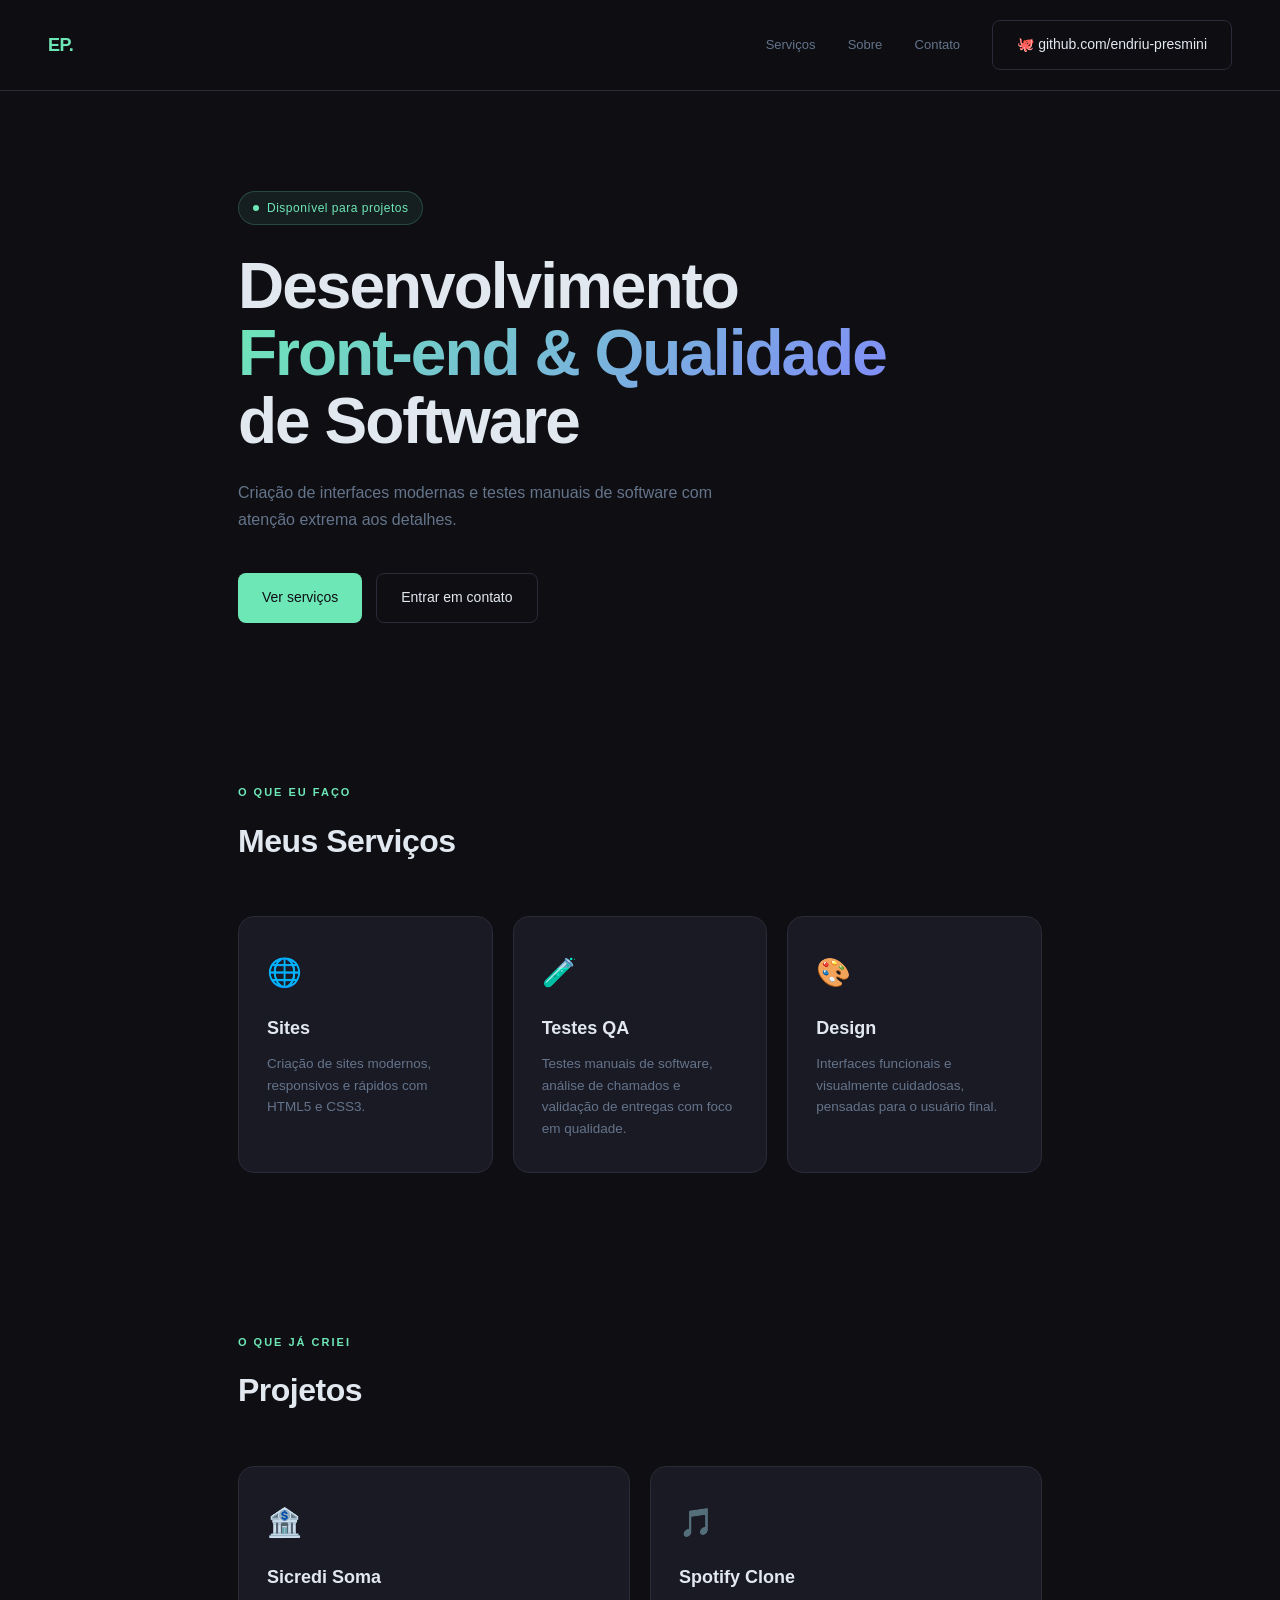
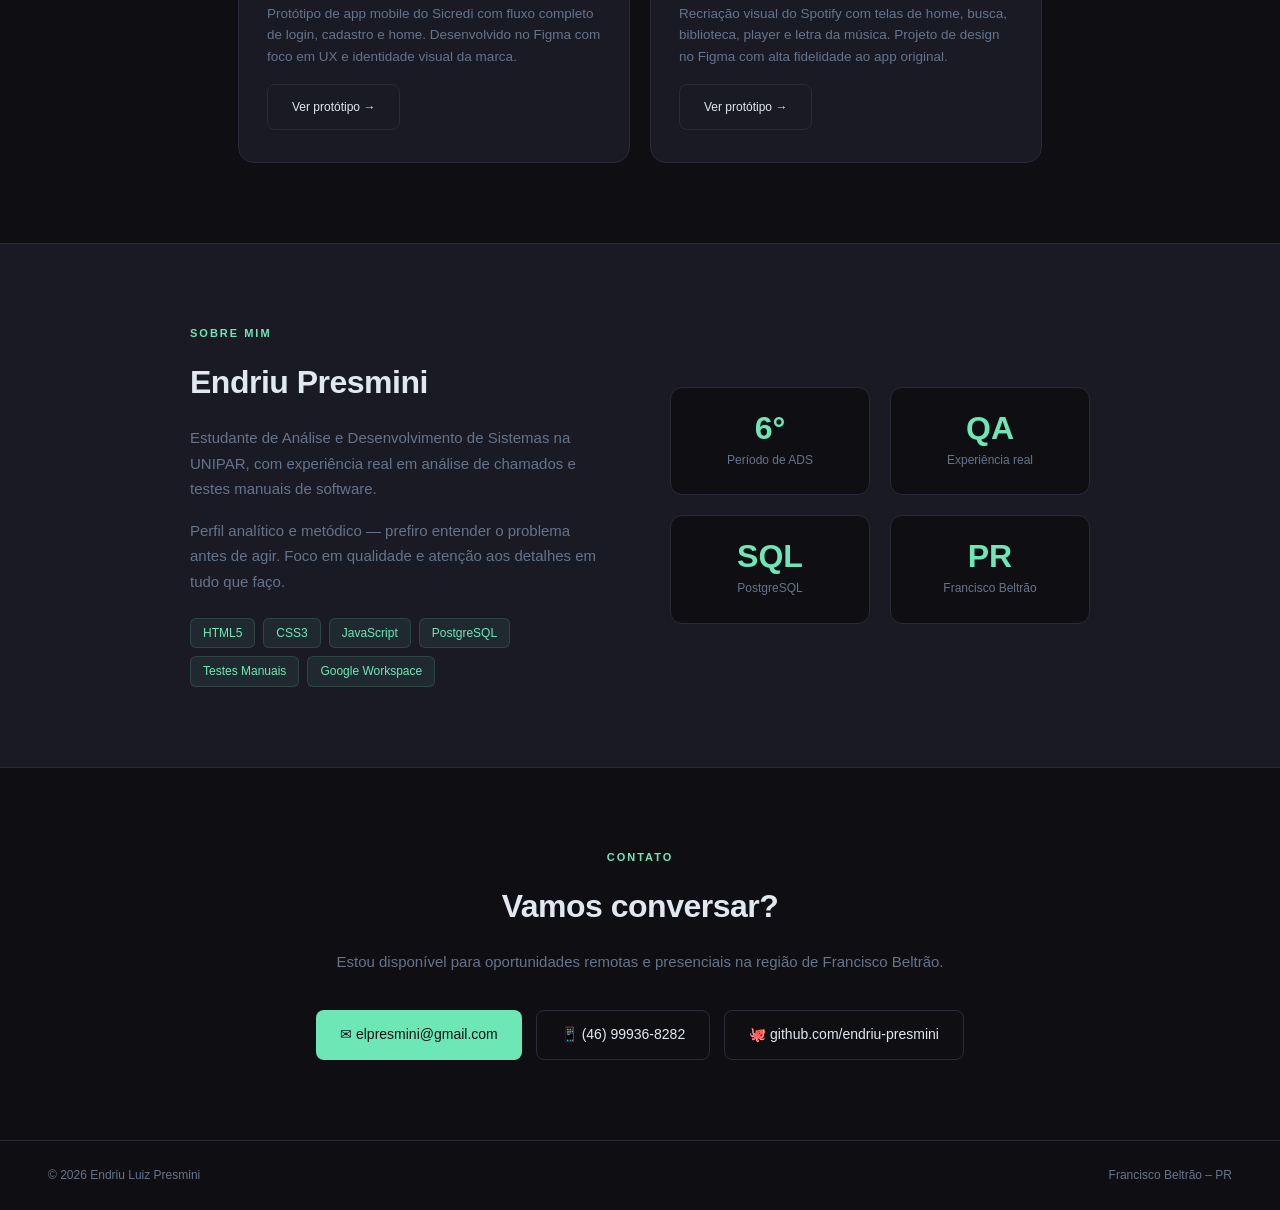
<file: index.html>
<!DOCTYPE html>
<html lang="pt-BR">
<head>
  <meta charset="UTF-8">
  <meta name="viewport" content="width=device-width, initial-scale=1.0">
  <title>Endriu Presmini – Desenvolvedor Front-end</title>
  <link rel="stylesheet" href="style.css">
</head>
<body>

  <header>
    <div class="logo">EP.</div>
    <nav>
      <a href="#servicos">Serviços</a>
      <a href="#sobre">Sobre</a>
      <a href="#contato">Contato</a>
      <a href="https://github.com/endriu-presmini" target="_blank" class="btn btn-ghost">🐙 github.com/endriu-presmini</a>
    </nav>
  </header>

  <section class="hero">
    <div class="hero-tag">Disponível para projetos</div>
    <h1>Desenvolvimento<br><span>Front-end & Qualidade</span><br>de Software</h1>
    <p>Criação de interfaces modernas e testes manuais de software com atenção extrema aos detalhes.</p>
    <div class="hero-btns">
      <a href="#servicos" class="btn btn-primary">Ver serviços</a>
      <a href="#contato" class="btn btn-ghost">Entrar em contato</a>
    </div>
  </section>

  <section id="servicos">
    <div class="section-eyebrow">O que eu faço</div>
    <div class="section-title">Meus Serviços</div>
    <div class="cards">
      <div class="card">
        <div class="card-icon">🌐</div>
        <h3>Sites</h3>
        <p>Criação de sites modernos, responsivos e rápidos com HTML5 e CSS3.</p>
      </div>
      <div class="card">
        <div class="card-icon">🧪</div>
        <h3>Testes QA</h3>
        <p>Testes manuais de software, análise de chamados e validação de entregas com foco em qualidade.</p>
      </div>
      <div class="card">
        <div class="card-icon">🎨</div>
        <h3>Design</h3>
        <p>Interfaces funcionais e visualmente cuidadosas, pensadas para o usuário final.</p>
      </div>
    </div>
  </section>

  <section id="projetos">
    <div class="section-eyebrow">O que já criei</div>
    <div class="section-title">Projetos</div>
    <div class="cards">
      <div class="card">
        <div class="card-icon">🏦</div>
        <h3>Sicredi Soma</h3>
        <p>Protótipo de app mobile do Sicredi com fluxo completo de login, cadastro e home. Desenvolvido no Figma com foco em UX e identidade visual da marca.</p>
        <a href="https://www.figma.com/proto/1U5C1mRciBtklPrEcUnXGP/Sicredi-Soma?node-id=1-2&t=hagwV5NJVb7cZffi-1&scaling=scale-down&content-scaling=fixed&page-id=0%3A1&starting-point-node-id=1%3A2" target="_blank" class="btn btn-ghost" style="margin-top:16px;font-size:12px">Ver protótipo →</a>
      </div>
      <div class="card">
        <div class="card-icon">🎵</div>
        <h3>Spotify Clone</h3>
        <p>Recriação visual do Spotify com telas de home, busca, biblioteca, player e letra da música. Projeto de design no Figma com alta fidelidade ao app original.</p>
        <a href="https://www.figma.com/proto/hU2JGSHV5hc8tKiexAnyMX/Spotify?node-id=1-3&t=iGywfHKNMkaCcblC-1&scaling=scale-down&content-scaling=fixed&page-id=0%3A1&starting-point-node-id=1%3A3" target="_blank" class="btn btn-ghost" style="margin-top:16px;font-size:12px">Ver protótipo →</a>
      </div>
    </div>
  </section>

  <section id="sobre">
    <div class="about-inner">
      <div class="about-text">
        <div class="section-eyebrow">Sobre mim</div>
        <div class="section-title" style="margin-bottom:16px">Endriu Presmini</div>
        <p>Estudante de Análise e Desenvolvimento de Sistemas na UNIPAR, com experiência real em análise de chamados e testes manuais de software.</p>
        <p>Perfil analítico e metódico — prefiro entender o problema antes de agir. Foco em qualidade e atenção aos detalhes em tudo que faço.</p>
        <div class="stack">
          <span class="stack-tag">HTML5</span>
          <span class="stack-tag">CSS3</span>
          <span class="stack-tag">JavaScript</span>
          <span class="stack-tag">PostgreSQL</span>
          <span class="stack-tag">Testes Manuais</span>
          <span class="stack-tag">Google Workspace</span>
        </div>
      </div>
      <div class="about-stats">
        <div class="stat">
          <div class="stat-number">6°</div>
          <div class="stat-label">Período de ADS</div>
        </div>
        <div class="stat">
          <div class="stat-number">QA</div>
          <div class="stat-label">Experiência real</div>
        </div>
        <div class="stat">
          <div class="stat-number">SQL</div>
          <div class="stat-label">PostgreSQL</div>
        </div>
        <div class="stat">
          <div class="stat-number">PR</div>
          <div class="stat-label">Francisco Beltrão</div>
        </div>
      </div>
    </div>
  </section>

  <section id="contato">
    <div class="section-eyebrow">Contato</div>
    <div class="section-title">Vamos conversar?</div>
    <p>Estou disponível para oportunidades remotas e presenciais na região de Francisco Beltrão.</p>
    <div class="hero-btns" style="justify-content:center">
      <a href="mailto:elpresmini@gmail.com" class="btn btn-primary">✉ elpresmini@gmail.com</a>
      <a href="https://w.app/nnzsd9" target="_blank" class="btn btn-ghost">📱 (46) 99936-8282</a>
      <a href="https://github.com/endriu-presmini" target="_blank" class="btn btn-ghost">🐙 github.com/endriu-presmini</a>
    </div>
  </section>

  <footer>
    <span>© 2026 Endriu Luiz Presmini</span>
    <span>Francisco Beltrão – PR</span>
  </footer>

</body>
</html>
</file>
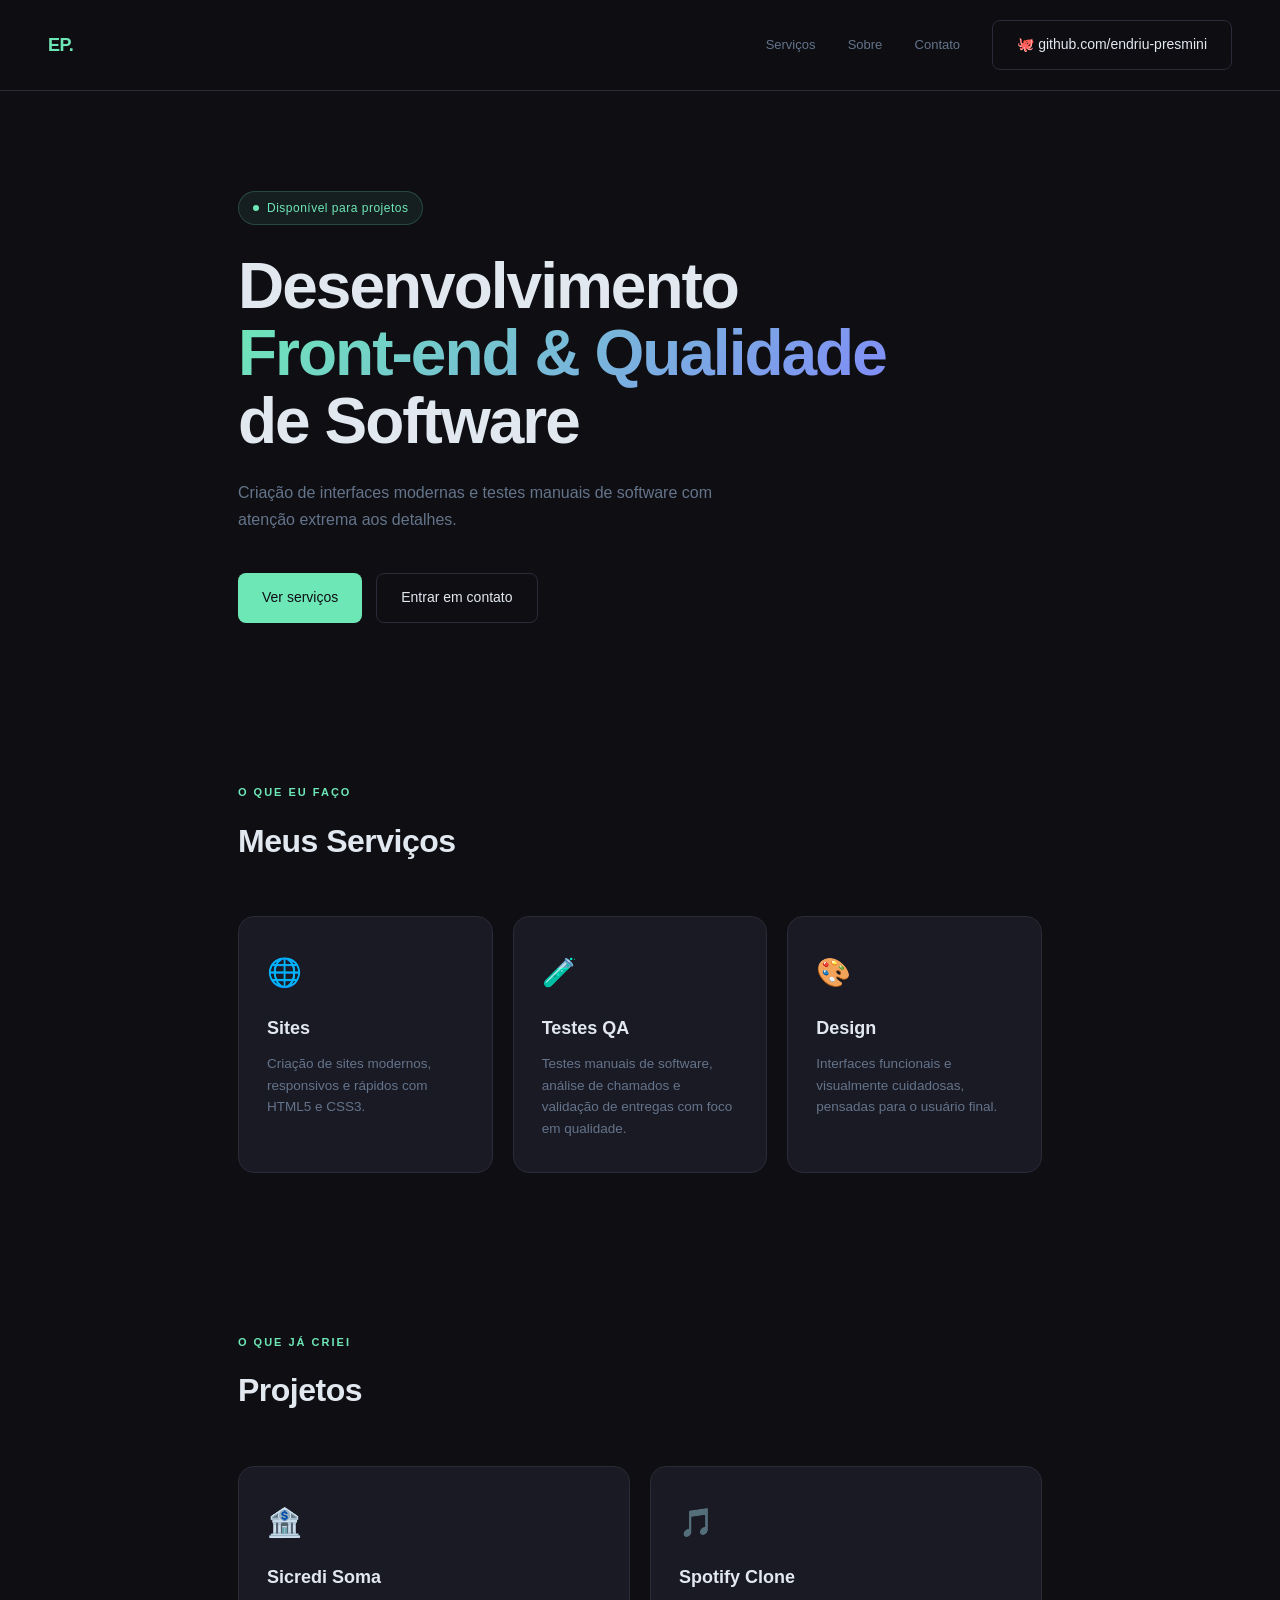
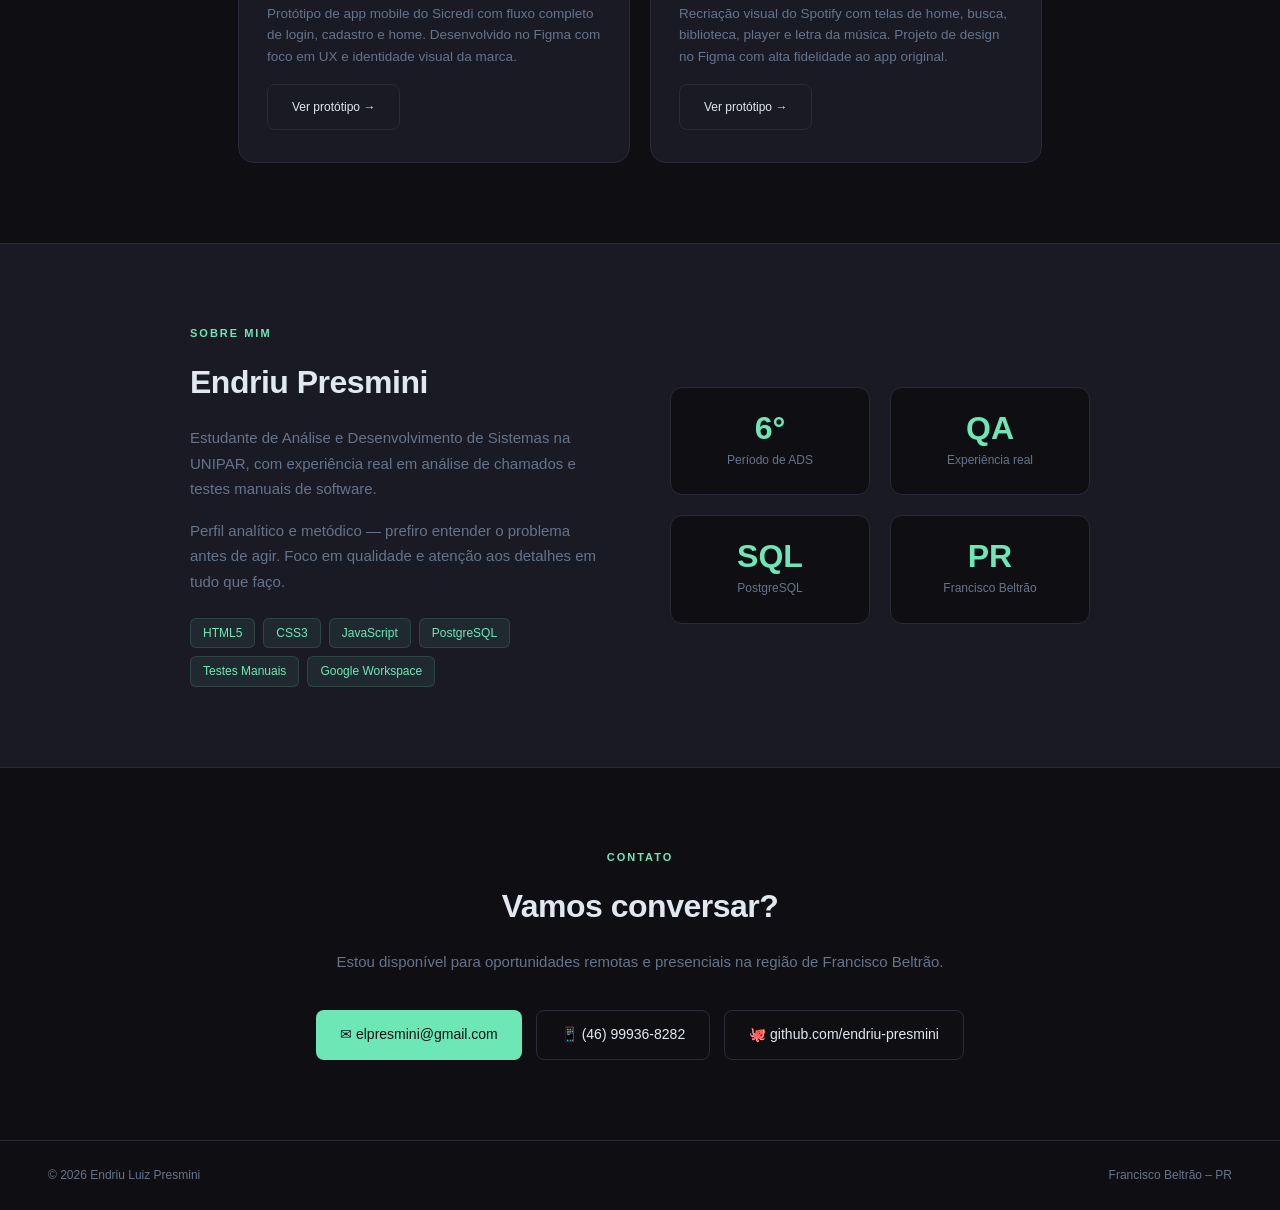
<file: curriculoweb.html>
<!DOCTYPE html>
<html lang="pt-BR">
<head>
  <meta charset="UTF-8">
  <meta name="viewport" content="width=device-width, initial-scale=1.0">
  <title>Endriu Presmini – Desenvolvedor Front-end</title>
  <link rel="stylesheet" href="/stylecurriculoweb.css">
</head>
<body>

  <header>
    <div class="logo">EP.</div>
    <nav>
      <a href="#servicos">Serviços</a>
      <a href="#sobre">Sobre</a>
      <a href="#contato">Contato</a>
      <a href="https://github.com/endriu-presmini" target="_blank" class="btn btn-ghost">🐙 github.com/endriu-presmini</a>
    </nav>
  </header>

  <section class="hero">
    <div class="hero-tag">Disponível para projetos</div>
    <h1>Desenvolvimento<br><span>Front-end & Qualidade</span><br>de Software</h1>
    <p>Criação de interfaces modernas e testes manuais de software com atenção extrema aos detalhes.</p>
    <div class="hero-btns">
      <a href="#servicos" class="btn btn-primary">Ver serviços</a>
      <a href="#contato" class="btn btn-ghost">Entrar em contato</a>
    </div>
  </section>

  <section id="servicos">
    <div class="section-eyebrow">O que eu faço</div>
    <div class="section-title">Meus Serviços</div>
    <div class="cards">
      <div class="card">
        <div class="card-icon">🌐</div>
        <h3>Sites</h3>
        <p>Criação de sites modernos, responsivos e rápidos com HTML5 e CSS3.</p>
      </div>
      <div class="card">
        <div class="card-icon">🧪</div>
        <h3>Testes QA</h3>
        <p>Testes manuais de software, análise de chamados e validação de entregas com foco em qualidade.</p>
      </div>
      <div class="card">
        <div class="card-icon">🎨</div>
        <h3>Design</h3>
        <p>Interfaces funcionais e visualmente cuidadosas, pensadas para o usuário final.</p>
      </div>
    </div>
  </section>

  <section id="projetos">
    <div class="section-eyebrow">O que já criei</div>
    <div class="section-title">Projetos</div>
    <div class="cards">
      <div class="card">
        <div class="card-icon">🏦</div>
        <h3>Sicredi Soma</h3>
        <p>Protótipo de app mobile do Sicredi com fluxo completo de login, cadastro e home. Desenvolvido no Figma com foco em UX e identidade visual da marca.</p>
        <a href="https://www.figma.com/proto/1U5C1mRciBtklPrEcUnXGP/Sicredi-Soma?node-id=1-2&t=hagwV5NJVb7cZffi-1&scaling=scale-down&content-scaling=fixed&page-id=0%3A1&starting-point-node-id=1%3A2" target="_blank" class="btn btn-ghost" style="margin-top:16px;font-size:12px">Ver protótipo →</a>
      </div>
      <div class="card">
        <div class="card-icon">🎵</div>
        <h3>Spotify Clone</h3>
        <p>Recriação visual do Spotify com telas de home, busca, biblioteca, player e letra da música. Projeto de design no Figma com alta fidelidade ao app original.</p>
        <a href="https://www.figma.com/proto/hU2JGSHV5hc8tKiexAnyMX/Spotify?node-id=1-3&t=iGywfHKNMkaCcblC-1&scaling=scale-down&content-scaling=fixed&page-id=0%3A1&starting-point-node-id=1%3A3" target="_blank" class="btn btn-ghost" style="margin-top:16px;font-size:12px">Ver protótipo →</a>
      </div>
    </div>
  </section>

  <section id="sobre">
    <div class="about-inner">
      <div class="about-text">
        <div class="section-eyebrow">Sobre mim</div>
        <div class="section-title" style="margin-bottom:16px">Endriu Presmini</div>
        <p>Estudante de Análise e Desenvolvimento de Sistemas na UNIPAR, com experiência real em análise de chamados e testes manuais de software.</p>
        <p>Perfil analítico e metódico — prefiro entender o problema antes de agir. Foco em qualidade e atenção aos detalhes em tudo que faço.</p>
        <div class="stack">
          <span class="stack-tag">HTML5</span>
          <span class="stack-tag">CSS3</span>
          <span class="stack-tag">JavaScript</span>
          <span class="stack-tag">PostgreSQL</span>
          <span class="stack-tag">Testes Manuais</span>
          <span class="stack-tag">Google Workspace</span>
        </div>
      </div>
      <div class="about-stats">
        <div class="stat">
          <div class="stat-number">6°</div>
          <div class="stat-label">Período de ADS</div>
        </div>
        <div class="stat">
          <div class="stat-number">QA</div>
          <div class="stat-label">Experiência real</div>
        </div>
        <div class="stat">
          <div class="stat-number">SQL</div>
          <div class="stat-label">PostgreSQL</div>
        </div>
        <div class="stat">
          <div class="stat-number">PR</div>
          <div class="stat-label">Francisco Beltrão</div>
        </div>
      </div>
    </div>
  </section>

  <section id="contato">
    <div class="section-eyebrow">Contato</div>
    <div class="section-title">Vamos conversar?</div>
    <p>Estou disponível para oportunidades remotas e presenciais na região de Francisco Beltrão.</p>
    <div class="hero-btns" style="justify-content:center">
      <a href="mailto:elpresmini@gmail.com" class="btn btn-primary">✉ elpresmini@gmail.com</a>
      <a href="https://w.app/nnzsd9" target="_blank" class="btn btn-ghost">📱 (46) 99936-8282</a>
      <a href="https://github.com/endriu-presmini" target="_blank" class="btn btn-ghost">🐙 github.com/endriu-presmini</a>
    </div>
  </section>

  <footer>
    <span>© 2026 Endriu Luiz Presmini</span>
    <span>Francisco Beltrão – PR</span>
  </footer>

</body>
</html>
</file>
<file: style.css>
*, *::before, *::after { box-sizing: border-box; margin: 0; padding: 0; }

    :root {
      --bg: #0f0f13;
      --surface: #1a1a24;
      --border: #2a2a38;
      --accent: #6ee7b7;
      --accent2: #818cf8;
      --text: #e2e8f0;
      --muted: #64748b;
    }

    html { scroll-behavior: smooth; }

    body {
      background: var(--bg);
      color: var(--text);
      font-family: 'Inter', sans-serif;
      font-size: 15px;
      line-height: 1.7;
    }

    /* HEADER */
    header {
      padding: 20px 48px;
      display: flex;
      justify-content: space-between;
      align-items: center;
      border-bottom: 1px solid var(--border);
      position: sticky;
      top: 0;
      background: rgba(15,15,19,0.9);
      backdrop-filter: blur(12px);
      z-index: 100;
    }

    .logo {
      font-family: 'Syne', sans-serif;
      font-weight: 800;
      font-size: 18px;
      color: var(--accent);
      letter-spacing: -0.5px;
    }

    nav a {
      color: var(--muted);
      text-decoration: none;
      font-size: 13px;
      font-weight: 500;
      margin-left: 28px;
      transition: color 0.2s;
    }

    nav a:hover { color: var(--text); }

    /* HERO */
    .hero {
      padding: 100px 48px 80px;
      max-width: 900px;
      margin: 0 auto;
    }

    .hero-tag {
      display: inline-flex;
      align-items: center;
      gap: 8px;
      background: rgba(110,231,183,0.08);
      border: 1px solid rgba(110,231,183,0.2);
      color: var(--accent);
      font-size: 12px;
      font-weight: 500;
      padding: 6px 14px;
      border-radius: 100px;
      margin-bottom: 28px;
      letter-spacing: 0.5px;
    }

    .hero-tag::before {
      content: '';
      width: 6px;
      height: 6px;
      border-radius: 50%;
      background: var(--accent);
      animation: pulse 2s infinite;
    }

    @keyframes pulse {
      0%, 100% { opacity: 1; }
      50% { opacity: 0.3; }
    }

    .hero h1 {
      font-family: 'Syne', sans-serif;
      font-size: clamp(36px, 6vw, 64px);
      font-weight: 800;
      line-height: 1.05;
      letter-spacing: -2px;
      margin-bottom: 24px;
    }

    .hero h1 span {
      background: linear-gradient(135deg, var(--accent), var(--accent2));
      -webkit-background-clip: text;
      -webkit-text-fill-color: transparent;
      background-clip: text;
    }

    .hero p {
      color: var(--muted);
      font-size: 16px;
      max-width: 480px;
      margin-bottom: 40px;
    }

    .hero-btns {
      display: flex;
      gap: 14px;
      flex-wrap: wrap;
    }

    .btn {
      display: inline-flex;
      align-items: center;
      gap: 8px;
      padding: 12px 24px;
      border-radius: 8px;
      font-size: 14px;
      font-weight: 500;
      text-decoration: none;
      transition: all 0.2s;
      cursor: pointer;
      border: none;
    }

    .btn-primary {
      background: var(--accent);
      color: #0f0f13;
    }

    .btn-primary:hover {
      background: #a7f3d0;
      transform: translateY(-1px);
    }

    .btn-ghost {
      background: transparent;
      color: var(--text);
      border: 1px solid var(--border);
    }

    .btn-ghost:hover {
      border-color: var(--accent);
      color: var(--accent);
    }

    /* SERVICES */
    #servicos {
      padding: 80px 48px;
      max-width: 900px;
      margin: 0 auto;
    }

    .section-eyebrow {
      font-size: 11px;
      font-weight: 600;
      letter-spacing: 2px;
      text-transform: uppercase;
      color: var(--accent);
      margin-bottom: 12px;
    }

    .section-title {
      font-family: 'Syne', sans-serif;
      font-size: 32px;
      font-weight: 700;
      letter-spacing: -0.5px;
      margin-bottom: 48px;
    }

    .cards {
      display: grid;
      grid-template-columns: repeat(auto-fit, minmax(240px, 1fr));
      gap: 20px;
    }

    .card {
      background: var(--surface);
      border: 1px solid var(--border);
      border-radius: 16px;
      padding: 32px 28px;
      transition: all 0.3s;
      position: relative;
      overflow: hidden;
    }

    .card::before {
      content: '';
      position: absolute;
      top: 0; left: 0; right: 0;
      height: 2px;
      background: linear-gradient(90deg, var(--accent), var(--accent2));
      opacity: 0;
      transition: opacity 0.3s;
    }

    .card:hover {
      border-color: rgba(110,231,183,0.3);
      transform: translateY(-4px);
    }

    .card:hover::before { opacity: 1; }

    .card-icon {
      font-size: 28px;
      margin-bottom: 16px;
    }

    .card h3 {
      font-family: 'Syne', sans-serif;
      font-size: 18px;
      font-weight: 700;
      margin-bottom: 10px;
    }

    .card p {
      color: var(--muted);
      font-size: 13.5px;
      line-height: 1.6;
    }

    /* ABOUT */
    #sobre {
      padding: 80px 48px;
      background: var(--surface);
      border-top: 1px solid var(--border);
      border-bottom: 1px solid var(--border);
    }

    .about-inner {
      max-width: 900px;
      margin: 0 auto;
      display: grid;
      grid-template-columns: 1fr 1fr;
      gap: 60px;
      align-items: center;
    }

    .about-text p {
      color: var(--muted);
      margin-bottom: 16px;
    }

    .stack {
      display: flex;
      flex-wrap: wrap;
      gap: 8px;
      margin-top: 24px;
    }

    .stack-tag {
      background: rgba(110,231,183,0.08);
      border: 1px solid rgba(110,231,183,0.15);
      color: var(--accent);
      font-size: 12px;
      padding: 4px 12px;
      border-radius: 6px;
      font-weight: 500;
    }

    .about-stats {
      display: grid;
      grid-template-columns: 1fr 1fr;
      gap: 20px;
    }

    .stat {
      background: var(--bg);
      border: 1px solid var(--border);
      border-radius: 12px;
      padding: 24px 20px;
      text-align: center;
    }

    .stat-number {
      font-family: 'Syne', sans-serif;
      font-size: 32px;
      font-weight: 800;
      color: var(--accent);
      line-height: 1;
      margin-bottom: 6px;
    }

    .stat-label {
      font-size: 12px;
      color: var(--muted);
    }

    /* CONTACT */
    #contato {
      padding: 80px 48px;
      max-width: 900px;
      margin: 0 auto;
      text-align: center;
    }

    #contato .section-title { margin-bottom: 16px; }

    #contato p {
      color: var(--muted);
      margin-bottom: 36px;
    }

    /* FOOTER */
    footer {
      border-top: 1px solid var(--border);
      padding: 24px 48px;
      display: flex;
      justify-content: space-between;
      align-items: center;
      color: var(--muted);
      font-size: 12px;
    }

    /* PROJECTS */
    #projetos {
      padding: 80px 48px;
      max-width: 900px;
      margin: 0 auto;
    }

    @media (max-width: 640px) {
      header { padding: 16px 24px; }
      nav { display: none; }
      .hero, #servicos, #contato { padding: 60px 24px; }
      .about-inner { grid-template-columns: 1fr; gap: 40px; }
      #sobre { padding: 60px 24px; }
      footer { flex-direction: column; gap: 8px; text-align: center; }
    }
</file>
<file: stylecurriculoweb.css>
*, *::before, *::after { box-sizing: border-box; margin: 0; padding: 0; }

    :root {
      --bg: #0f0f13;
      --surface: #1a1a24;
      --border: #2a2a38;
      --accent: #6ee7b7;
      --accent2: #818cf8;
      --text: #e2e8f0;
      --muted: #64748b;
    }

    html { scroll-behavior: smooth; }

    body {
      background: var(--bg);
      color: var(--text);
      font-family: 'Inter', sans-serif;
      font-size: 15px;
      line-height: 1.7;
    }

    /* HEADER */
    header {
      padding: 20px 48px;
      display: flex;
      justify-content: space-between;
      align-items: center;
      border-bottom: 1px solid var(--border);
      position: sticky;
      top: 0;
      background: rgba(15,15,19,0.9);
      backdrop-filter: blur(12px);
      z-index: 100;
    }

    .logo {
      font-family: 'Syne', sans-serif;
      font-weight: 800;
      font-size: 18px;
      color: var(--accent);
      letter-spacing: -0.5px;
    }

    nav a {
      color: var(--muted);
      text-decoration: none;
      font-size: 13px;
      font-weight: 500;
      margin-left: 28px;
      transition: color 0.2s;
    }

    nav a:hover { color: var(--text); }

    /* HERO */
    .hero {
      padding: 100px 48px 80px;
      max-width: 900px;
      margin: 0 auto;
    }

    .hero-tag {
      display: inline-flex;
      align-items: center;
      gap: 8px;
      background: rgba(110,231,183,0.08);
      border: 1px solid rgba(110,231,183,0.2);
      color: var(--accent);
      font-size: 12px;
      font-weight: 500;
      padding: 6px 14px;
      border-radius: 100px;
      margin-bottom: 28px;
      letter-spacing: 0.5px;
    }

    .hero-tag::before {
      content: '';
      width: 6px;
      height: 6px;
      border-radius: 50%;
      background: var(--accent);
      animation: pulse 2s infinite;
    }

    @keyframes pulse {
      0%, 100% { opacity: 1; }
      50% { opacity: 0.3; }
    }

    .hero h1 {
      font-family: 'Syne', sans-serif;
      font-size: clamp(36px, 6vw, 64px);
      font-weight: 800;
      line-height: 1.05;
      letter-spacing: -2px;
      margin-bottom: 24px;
    }

    .hero h1 span {
      background: linear-gradient(135deg, var(--accent), var(--accent2));
      -webkit-background-clip: text;
      -webkit-text-fill-color: transparent;
      background-clip: text;
    }

    .hero p {
      color: var(--muted);
      font-size: 16px;
      max-width: 480px;
      margin-bottom: 40px;
    }

    .hero-btns {
      display: flex;
      gap: 14px;
      flex-wrap: wrap;
    }

    .btn {
      display: inline-flex;
      align-items: center;
      gap: 8px;
      padding: 12px 24px;
      border-radius: 8px;
      font-size: 14px;
      font-weight: 500;
      text-decoration: none;
      transition: all 0.2s;
      cursor: pointer;
      border: none;
    }

    .btn-primary {
      background: var(--accent);
      color: #0f0f13;
    }

    .btn-primary:hover {
      background: #a7f3d0;
      transform: translateY(-1px);
    }

    .btn-ghost {
      background: transparent;
      color: var(--text);
      border: 1px solid var(--border);
    }

    .btn-ghost:hover {
      border-color: var(--accent);
      color: var(--accent);
    }

    /* SERVICES */
    #servicos {
      padding: 80px 48px;
      max-width: 900px;
      margin: 0 auto;
    }

    .section-eyebrow {
      font-size: 11px;
      font-weight: 600;
      letter-spacing: 2px;
      text-transform: uppercase;
      color: var(--accent);
      margin-bottom: 12px;
    }

    .section-title {
      font-family: 'Syne', sans-serif;
      font-size: 32px;
      font-weight: 700;
      letter-spacing: -0.5px;
      margin-bottom: 48px;
    }

    .cards {
      display: grid;
      grid-template-columns: repeat(auto-fit, minmax(240px, 1fr));
      gap: 20px;
    }

    .card {
      background: var(--surface);
      border: 1px solid var(--border);
      border-radius: 16px;
      padding: 32px 28px;
      transition: all 0.3s;
      position: relative;
      overflow: hidden;
    }

    .card::before {
      content: '';
      position: absolute;
      top: 0; left: 0; right: 0;
      height: 2px;
      background: linear-gradient(90deg, var(--accent), var(--accent2));
      opacity: 0;
      transition: opacity 0.3s;
    }

    .card:hover {
      border-color: rgba(110,231,183,0.3);
      transform: translateY(-4px);
    }

    .card:hover::before { opacity: 1; }

    .card-icon {
      font-size: 28px;
      margin-bottom: 16px;
    }

    .card h3 {
      font-family: 'Syne', sans-serif;
      font-size: 18px;
      font-weight: 700;
      margin-bottom: 10px;
    }

    .card p {
      color: var(--muted);
      font-size: 13.5px;
      line-height: 1.6;
    }

    /* ABOUT */
    #sobre {
      padding: 80px 48px;
      background: var(--surface);
      border-top: 1px solid var(--border);
      border-bottom: 1px solid var(--border);
    }

    .about-inner {
      max-width: 900px;
      margin: 0 auto;
      display: grid;
      grid-template-columns: 1fr 1fr;
      gap: 60px;
      align-items: center;
    }

    .about-text p {
      color: var(--muted);
      margin-bottom: 16px;
    }

    .stack {
      display: flex;
      flex-wrap: wrap;
      gap: 8px;
      margin-top: 24px;
    }

    .stack-tag {
      background: rgba(110,231,183,0.08);
      border: 1px solid rgba(110,231,183,0.15);
      color: var(--accent);
      font-size: 12px;
      padding: 4px 12px;
      border-radius: 6px;
      font-weight: 500;
    }

    .about-stats {
      display: grid;
      grid-template-columns: 1fr 1fr;
      gap: 20px;
    }

    .stat {
      background: var(--bg);
      border: 1px solid var(--border);
      border-radius: 12px;
      padding: 24px 20px;
      text-align: center;
    }

    .stat-number {
      font-family: 'Syne', sans-serif;
      font-size: 32px;
      font-weight: 800;
      color: var(--accent);
      line-height: 1;
      margin-bottom: 6px;
    }

    .stat-label {
      font-size: 12px;
      color: var(--muted);
    }

    /* CONTACT */
    #contato {
      padding: 80px 48px;
      max-width: 900px;
      margin: 0 auto;
      text-align: center;
    }

    #contato .section-title { margin-bottom: 16px; }

    #contato p {
      color: var(--muted);
      margin-bottom: 36px;
    }

    /* FOOTER */
    footer {
      border-top: 1px solid var(--border);
      padding: 24px 48px;
      display: flex;
      justify-content: space-between;
      align-items: center;
      color: var(--muted);
      font-size: 12px;
    }

    /* PROJECTS */
    #projetos {
      padding: 80px 48px;
      max-width: 900px;
      margin: 0 auto;
    }

    @media (max-width: 640px) {
      header { padding: 16px 24px; }
      nav { display: none; }
      .hero, #servicos, #contato { padding: 60px 24px; }
      .about-inner { grid-template-columns: 1fr; gap: 40px; }
      #sobre { padding: 60px 24px; }
      footer { flex-direction: column; gap: 8px; text-align: center; }
    }
</file>
